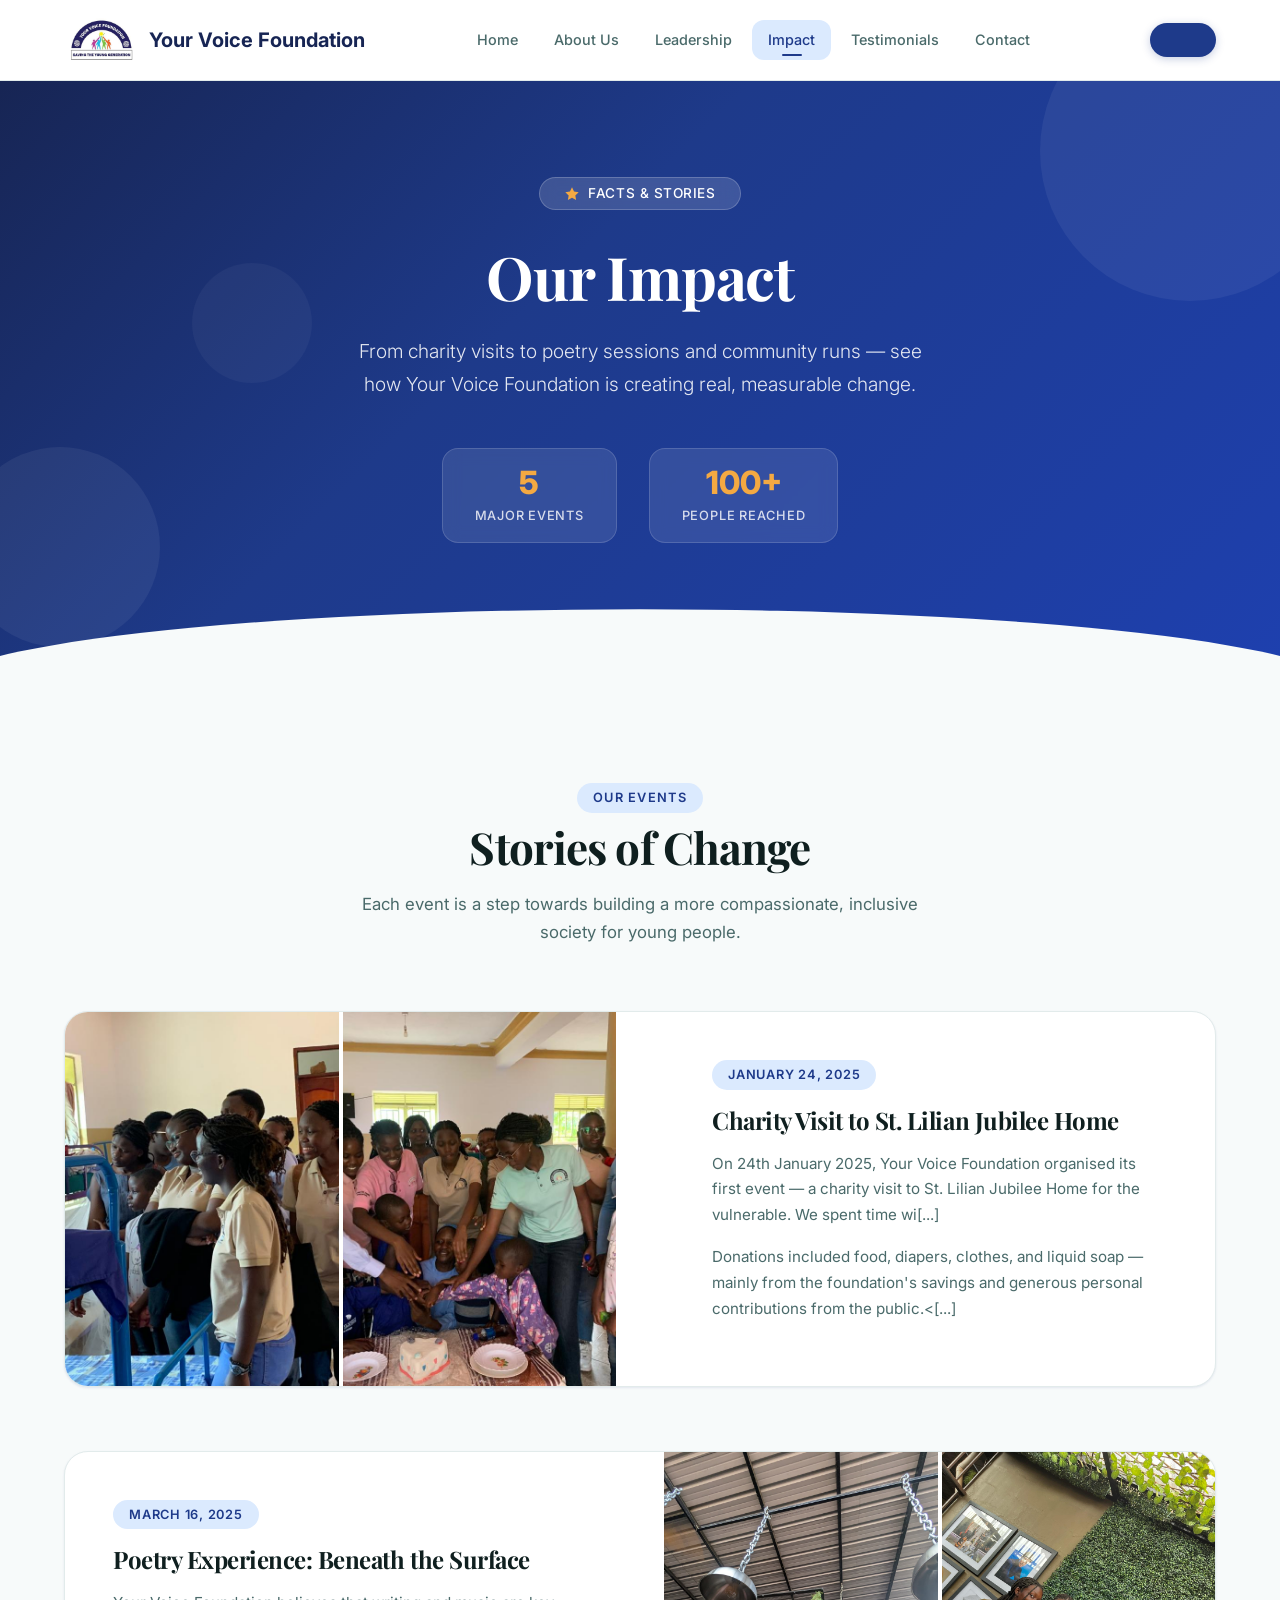
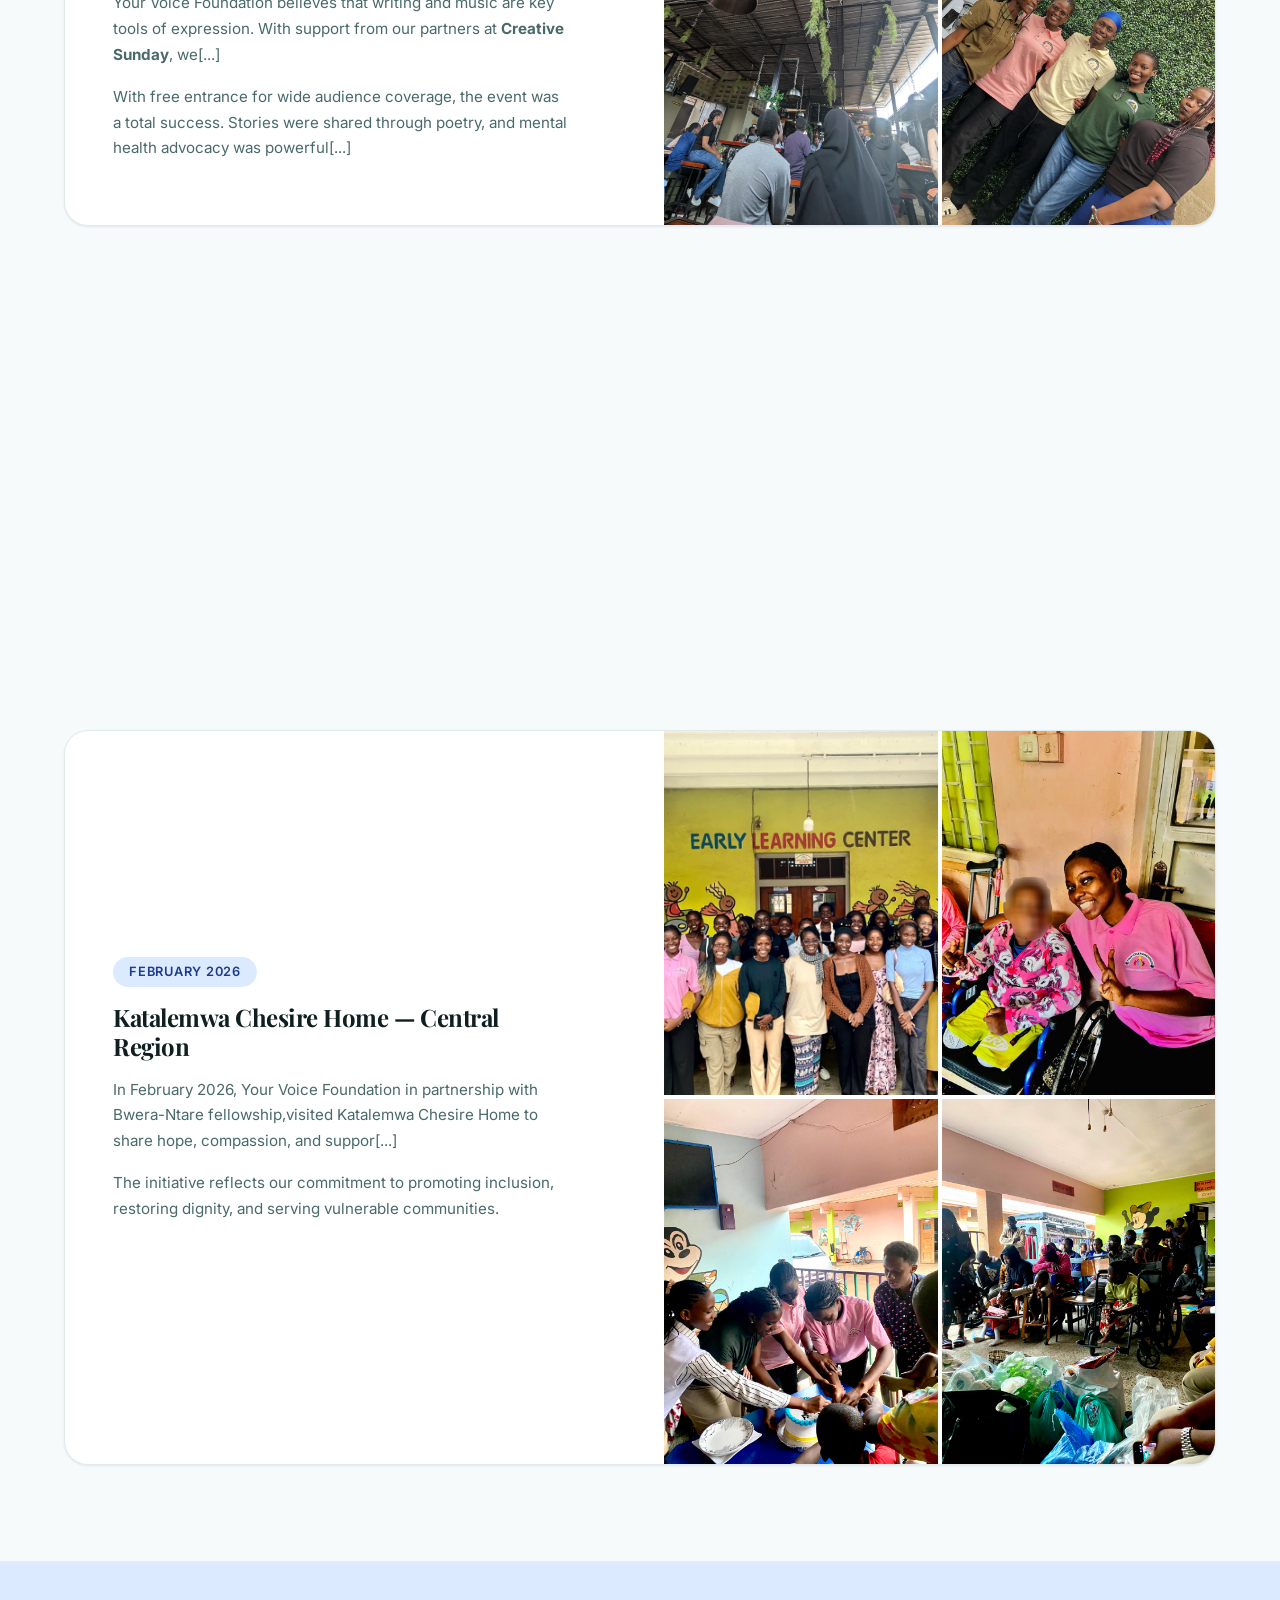
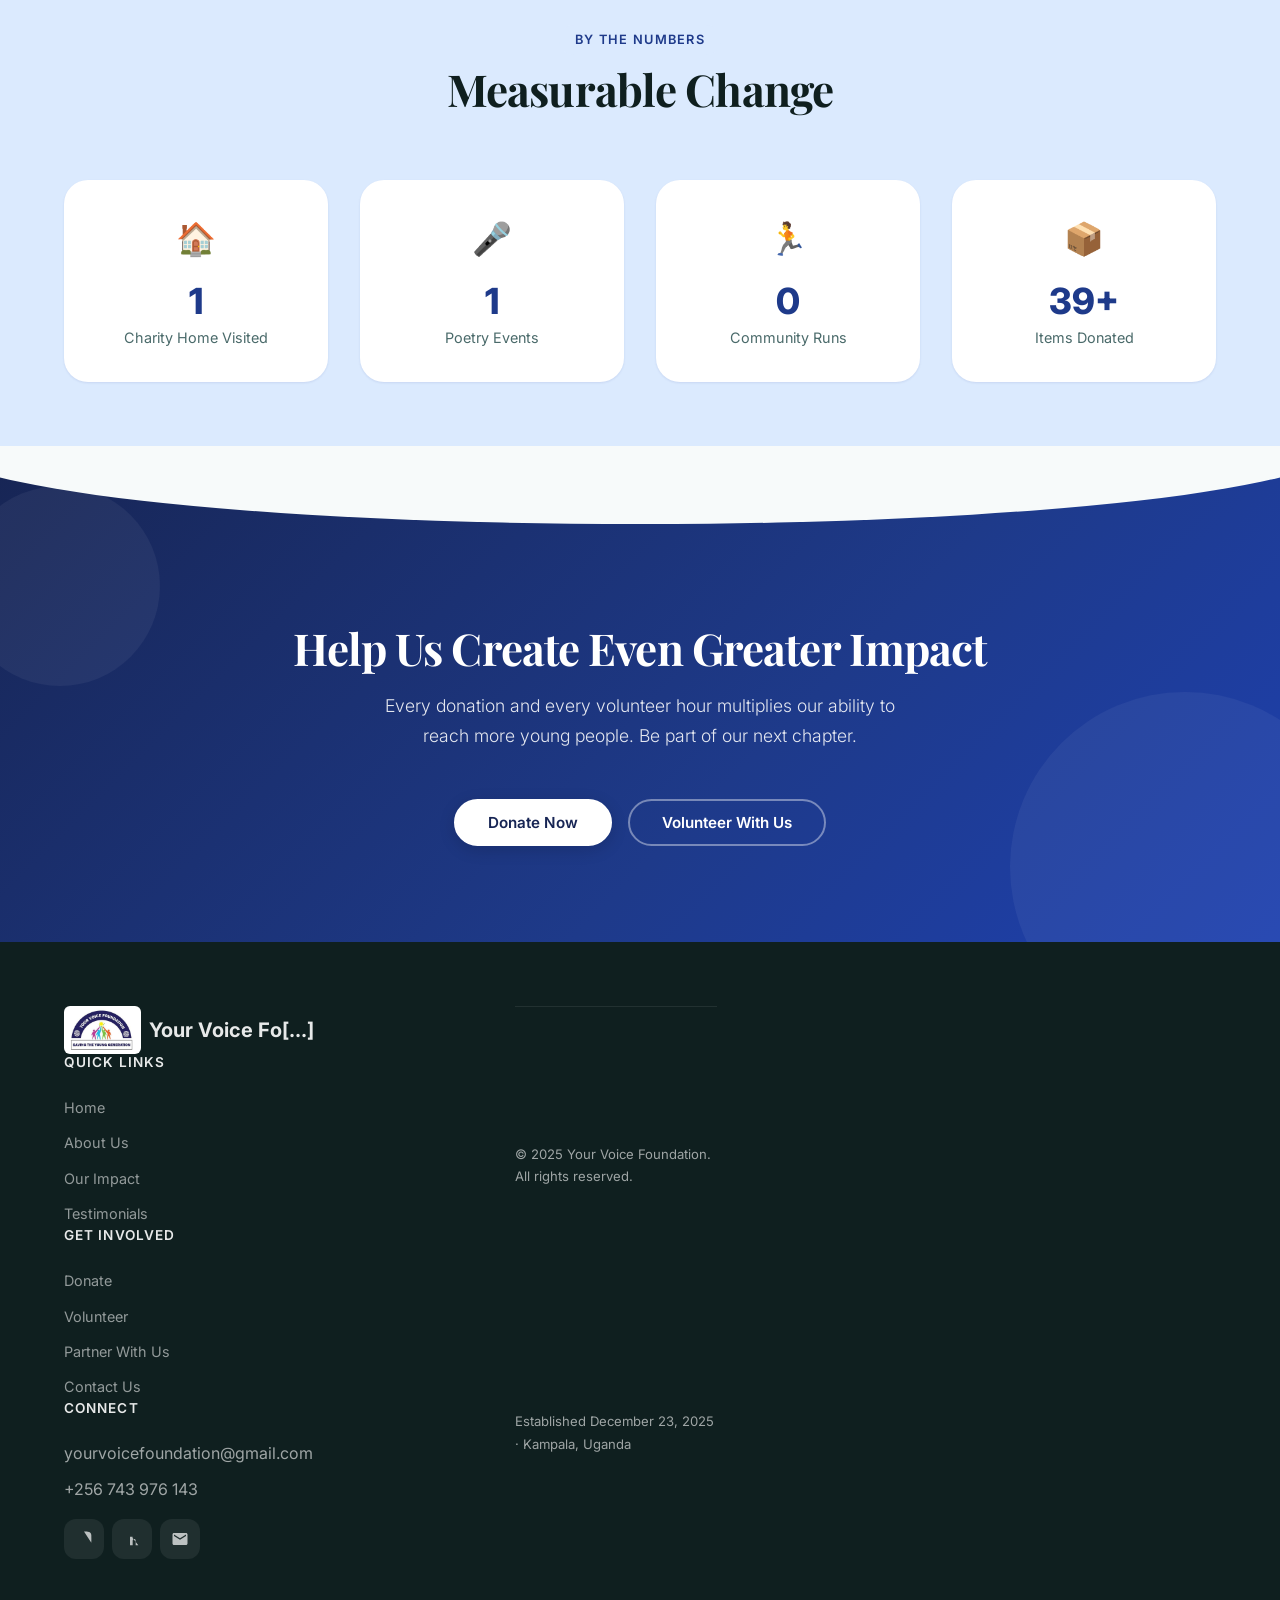
<file: IMPACT.html>
<!DOCTYPE html>
<html lang="en">
<head>
  <meta charset="UTF-8">
  <meta name="viewport" content="width=device-width, initial-scale=1.0">
  <meta name="description" content="Explore the impact of Your Voice Foundation — from charity visits and poetry events to community outreach programmes across Uganda.">
  <title>Our Impact — Your Voice Foundation</title>
  <link rel="icon" href="YVFlogo.jpg" type="image/jpeg">
  <link rel="stylesheet" href="global.css">
  <link rel="stylesheet" href="impact.css">
</head>
<body>
  <a href="#main-content" class="sr-only">Skip to main content</a>

  <header class="site-header" id="site-header">
    <div class="container">
      <a href="index.html" class="site-logo"><img src="YVFlogo.jpg" alt="Your Voice Foundation logo" width="48" height="48"><span>Your Voice Foundation</span></a>
      <nav class="main-nav" id="main-nav" aria-label="Primary navigation">
        <a href="index.html">Home</a>
        <a href="about_us.html">About Us</a>
        <a href="voicesofhope.html">Leadership</a>
        <a href="IMPACT.html" class="active" aria-current="page">Impact</a>
        <a href="testimonials.html">Testimonials</a>
        <a href="reachout.html">Contact</a>
      </nav>
      <div class="nav-cta"><a href="donate.html"><svg viewBox="0 0 24 24" fill="none" stroke="currentColor" stroke-width="2" stroke-linecap="round" stroke-linejoin="round" width="18" height="18"><[...]"></svg></a>
      <button class="menu-toggle" id="menu-toggle" aria-label="Toggle navigation menu" aria-expanded="false" aria-controls="main-nav"><span></span><span></span><span></span></button>
    </div>
  </header>

  <main id="main-content">

    <!-- HERO -->
    <section class="hero" aria-labelledby="impact-hero-title">
      <div class="hero-decor hero-decor--1" aria-hidden="true"></div>
      <div class="hero-decor hero-decor--2" aria-hidden="true"></div>
      <div class="hero-decor hero-decor--3" aria-hidden="true"></div>
      <div class="container">
        <div class="hero__tag">
          <svg viewBox="0 0 24 24"><path d="M12 2L15.09 8.26L22 9.27L17 14.14L18.18 21.02L12 17.77L5.82 21.02L7 14.14L2 9.27L8.91 8.26L12 2Z"/></svg>
          Facts &amp; Stories
        </div>
        <h1 class="hero__title" id="impact-hero-title">Our Impact</h1>
        <p class="hero__subtitle">From charity visits to poetry sessions and community runs — see how Your Voice Foundation is creating real, measurable change.</p>
        <div class="hero-stats">
          <div class="hero-stat">
            <span class="hero-stat__value">5</span>
            <span class="hero-stat__label">Major Events</span>
          </div>
          <div class="hero-stat">
            <span class="hero-stat__value">100+</span>
            <span class="hero-stat__label">People Reached</span>
          </div>
          
        </div>
      </div>
    </section>

    <!-- IMPACT EVENTS -->
    <section class="impact-cards-section" aria-labelledby="events-title">
      <div class="container">
        <div class="section-header">
          <span class="section-label">Our Events</span>
          <h2 class="section-title" id="events-title">Stories of Change</h2>
          <p class="section-desc">Each event is a step towards building a more compassionate, inclusive society for young people.</p>
        </div>

        <div class="impact-cards-grid">

          <!-- EVENT 1: Charity Visit -->
          <article class="impact-card animate-on-scroll" id="event-charity">
            <div class="impact-card__media">
              <div class="impact-card__gallery">
                <img src="children1.jpg" alt="Children at St. Lilian Jubilee Home during YVF visit" loading="lazy">
                <img src="children2.jpg" alt="Volunteers playing with children at the home" loading="lazy">
              </div>
            </div>
            <div class="impact-card__body">
              <span class="impact-card__date">January 24, 2025</span>
              <h3 class="impact-card__title">Charity Visit to St. Lilian Jubilee Home</h3>
              <p class="impact-card__text">On 24th January 2025, Your Voice Foundation organised its first event — a charity visit to St. Lilian Jubilee Home for the vulnerable. We spent time wi[...]
              <p class="impact-card__text">Donations included food, diapers, clothes, and liquid soap — mainly from the foundation's savings and generous personal contributions from the public.<[...]
            </div>
          </article>

          <!-- EVENT 2: Poetry Session -->
          <article class="impact-card animate-on-scroll" id="event-poetry">
            <div class="impact-card__media">
              <div class="impact-card__gallery">
                <img src="donel1.jpg" alt="Poetry session at Donel's Bistro in Ntinda" loading="lazy">
                <img src="group2.jpg" alt="Attendees at the Beneath the Surface poetry event" loading="lazy">
              </div>
            </div>
            <div class="impact-card__body">
              <span class="impact-card__date">March 16, 2025</span>
              <h3 class="impact-card__title">Poetry Experience: Beneath the Surface</h3>
              <p class="impact-card__text">Your Voice Foundation believes that writing and music are key tools of expression. With support from our partners at <strong>Creative Sunday</strong>, we[...]
              <p class="impact-card__text">With free entrance for wide audience coverage, the event was a total success. Stories were shared through poetry, and mental health advocacy was powerful[...]
            </div>
          </article>

          <!-- EVENT 3: Menstrual Run -->
          <article class="impact-card animate-on-scroll" id="event-run">
            <div class="impact-card__media">
              <div class="impact-card__gallery">
                <img src="run2.JPG" alt="Participants in the menstrual health run" loading="lazy">
                <img src="run1.JPG" alt="YVF team at the Iganga menstrual run event" loading="lazy">
              </div>
            </div>
            <div class="impact-card__body">
              <span class="impact-card__date">June 2025</span>
              <h3 class="impact-card__title">Menstrual Health Run — Busoga Region</h3>
              <p class="impact-card__text">In June 2025, Your Voice Foundation partnered with Iganga Secondary School in organising a menstrual run to support teenage girls in the Busoga Region w[...]
              <p class="impact-card__text">The run raised awareness about menstrual health and helped distribute essential supplies to ensure no girl misses school due to her period.</p>
            </div>
          </article>

          <!-- EVENT 4: katalemwa visit -->
          <article class="impact-card animate-on-scroll" id="event-run">
            <div class="impact-card__media">
              <div class="impact-card__gallery">
                <img src="group.jpg" alt="Participants in the chesire visit" loading="lazy">
                <img src="katalemwa child.jpg" alt="CEO interaction with the children" loading="lazy">
                <img src="cake.jpg" alt="YVF team cake cutting" loading="lazy">
                <img src="items.jpg" alt="donated items by YVF" loading="lazy">
              </div>
            </div>
            <div class="impact-card__body">
              <span class="impact-card__date">February 2026</span>
              <h3 class="impact-card__title">Katalemwa Chesire Home — Central Region</h3>
              <p class="impact-card__text">In February 2026, Your Voice Foundation in partnership  with Bwera-Ntare fellowship,visited Katalemwa Chesire Home to share hope, compassion, and suppor[...]
              <p class="impact-card__text">The initiative reflects our commitment to promoting inclusion, restoring dignity, and serving vulnerable communities.</p>
            </div>
          </article>



        </div>
      </div>
    </section>

    <!-- IMPACT STATS -->
    <section class="impact-stats" aria-label="Impact statistics">
      <div class="container">
        <div class="section-header">
          <span class="section-label">By The Numbers</span>
          <h2 class="section-title">Measurable Change</h2>
        </div>
        <div class="impact-stats-grid">
          <div class="impact-stat animate-on-scroll">
            <div class="impact-stat__icon">🏠</div>
            <div class="impact-stat__value hero-stat__value">2</div>
            <div class="impact-stat__label">Charity Home Visited</div>
          </div>
          <div class="impact-stat animate-on-scroll">
            <div class="impact-stat__icon">🎤</div>
            <div class="impact-stat__value hero-stat__value">2</div>
            <div class="impact-stat__label">Poetry Events</div>
          </div>
          <div class="impact-stat animate-on-scroll">
            <div class="impact-stat__icon">🏃</div>
            <div class="impact-stat__value hero-stat__value">1</div>
            <div class="impact-stat__label">Community Runs</div>
          </div>
          <div class="impact-stat animate-on-scroll">
            <div class="impact-stat__icon">📦</div>
            <div class="impact-stat__value hero-stat__value">50+</div>
            <div class="impact-stat__label">Items Donated</div>
          </div>
        </div>
      </div>
    </section>

    <!-- CTA -->
    <section class="cta-section" aria-labelledby="cta-title">
      <div class="cta-decor cta-decor--1" aria-hidden="true"></div>
      <div class="cta-decor cta-decor--2" aria-hidden="true"></div>
      <div class="container">
        <h2 class="cta__title" id="cta-title">Help Us Create Even Greater Impact</h2>
        <p class="cta__desc">Every donation and every volunteer hour multiplies our ability to reach more young people. Be part of our next chapter.</p>
        <div class="cta-buttons">
          <a href="donate.html" class="btn btn--white">Donate Now</a>
          <a href="reachout.html" class="btn btn--outline">Volunteer With Us</a>
        </div>
      </div>
    </section>

  </main>

  <footer class="site-footer" role="contentinfo">
    <div class="container">
      <div class="footer-grid">
        <div class="footer-brand"><a href="index.html" class="site-logo" style="color:rgba(255,255,255,.9)"><img src="YVFlogo.jpg" alt="YVF logo" width="48" height="48"><span>Your Voice Fo[...]
        <div><h3 class="footer-heading">Quick Links</h3><ul class="footer-links"><li><a href="index.html">Home</a></li><li><a href="about_us.html">About Us</a></li><li><a href="IMPACT.html">Our Impact</a></li><li><a href="testimonials.html">Testimonials</a></li></ul></div>
        <div><h3 class="footer-heading">Get Involved</h3><ul class="footer-links"><li><a href="donate.html">Donate</a></li><li><a href="reachout.html">Volunteer</a></li><li><a href="reachout.html">Partner With Us</a></li><li><a href="reachout.html">Contact Us</a></li></ul></div>
        <div><h3 class="footer-heading">Connect</h3><ul class="footer-links"><li>yourvoicefoundation@gmail.com</li><li>+256 743 976 143</li></ul><div class="footer-social" style="margin-top: 1rem;"> <a href="#" aria-label="Instagram"><svg viewBox="0 0 24 24"><path d="M12 2.163c3.204 0 3.584.012 4.85.07 3.252.148 4.771 1.691 4.919 4.919.058 1.265.069 1.645.069 4.849 0 3.205-.012 3.584-.069 4.849-.149 3.225-1.664 [...]"></svg></a> <a href="#" aria-label="LinkedIn"><svg viewBox="0 0 24 24"><path d="M20.447 20.452h-3.554v-5.569c0-1.328-.027-3.037-1.852-3.037-1.853 0-2.136 1.445-2.136 2.939v5.667H9.351V9h3.414v1.561h.046c.477-.9 1.637-1.85 3.37-[...]"></svg></a> <a href="mailto:yourvoicefoundation@gmail.com" aria-label="Email"><svg viewBox="0 0 24 24"><path d="M20 4H4c-1.1 0-1.99.9-1.99 2L2 18c0 1.1.9 2 2 2h16c1.1 0 2-.9 2-2V6c0-1.1-.9-2-2-2zm0 4l-8 5-8-5V6l8 5 8-5v2z"></svg></a></div></div>
      </div>
      <div class="footer-bottom"><span>&copy; 2025 Your Voice Foundation. All rights reserved.</span><span>Established December 23, 2025 &middot; Kampala, Uganda</span></div>
    </div>
  </footer>

  <script src="main.js"></script>
</body>
</html>
</file>
<file: global.css>
/* ============================================================
   YOUR VOICE FOUNDATION — Global Design System
   Shared tokens, reset, navbar, footer, buttons, utilities
   ============================================================ */

/* ---------- Google Fonts ---------- */
@import url('https://fonts.googleapis.com/css2?family=Inter:wght@300;400;500;600;700;800&family=Playfair+Display:ital,wght@0,500;0,700;1,500&display=swap');

/* ---------- CSS Custom Properties (Design Tokens) ---------- */
:root {
  /* Primary Palette */
  --color-primary:        #1e3a8a;
  --color-primary-dark:   #172554;
  --color-primary-light:  #1e40af;
  --color-primary-subtle: #dbeafe;

  /* Accent */
  --color-accent:         #f4a942;
  --color-accent-dark:    #d4912e;

  /* Neutrals */
  --color-white:          #ffffff;
  --color-off-white:      #f7fafa;
  --color-gray-50:        #f0f5f5;
  --color-gray-100:       #e2ebeb;
  --color-gray-200:       #c5d6d6;
  --color-gray-400:       #7a9e9e;
  --color-gray-600:       #4a6a6a;
  --color-gray-800:       #1e3434;
  --color-gray-900:       #0f1f1f;

  /* Semantic */
  --color-success:        #2a9d5c;
  --color-bg:             var(--color-off-white);
  --color-surface:        var(--color-white);
  --color-text:           var(--color-gray-900);
  --color-text-muted:     var(--color-gray-600);
  --color-text-light:     var(--color-gray-400);
  --color-border:         var(--color-gray-100);

  /* Typography */
  --font-sans:   'Inter', -apple-system, BlinkMacSystemFont, 'Segoe UI', sans-serif;
  --font-serif:  'Playfair Display', Georgia, 'Times New Roman', serif;

  /* Spacing Scale */
  --space-xs:   0.25rem;
  --space-sm:   0.5rem;
  --space-md:   1rem;
  --space-lg:   1.5rem;
  --space-xl:   2rem;
  --space-2xl:  3rem;
  --space-3xl:  4rem;
  --space-4xl:  6rem;

  /* Radius */
  --radius-sm:  0.375rem;
  --radius-md:  0.75rem;
  --radius-lg:  1rem;
  --radius-xl:  1.5rem;
  --radius-full: 50%;

  /* Shadows */
  --shadow-sm:  0 1px 3px rgba(30,58,138,0.06), 0 1px 2px rgba(30,58,138,0.04);
  --shadow-md:  0 4px 12px rgba(30,58,138,0.08), 0 2px 4px rgba(30,58,138,0.04);
  --shadow-lg:  0 10px 30px rgba(30,58,138,0.10), 0 4px 8px rgba(30,58,138,0.05);
  --shadow-xl:  0 20px 50px rgba(30,58,138,0.12), 0 8px 16px rgba(30,58,138,0.06);

  /* Transitions */
  --transition-fast:   150ms cubic-bezier(0.4, 0, 0.2, 1);
  --transition-base:   250ms cubic-bezier(0.4, 0, 0.2, 1);
  --transition-slow:   400ms cubic-bezier(0.4, 0, 0.2, 1);

  /* Layout */
  --container-max:  1200px;
  --navbar-height:  80px;
}

/* ---------- Reset & Base ---------- */
*,
*::before,
*::after {
  margin: 0;
  padding: 0;
  box-sizing: border-box;
}

html {
  font-size: 16px;
  scroll-behavior: smooth;
  -webkit-font-smoothing: antialiased;
  -moz-osx-font-smoothing: grayscale;
}

body {
  font-family: var(--font-sans);
  color: var(--color-text);
  background-color: var(--color-bg);
  line-height: 1.7;
  overflow-x: hidden;
}

img {
  max-width: 100%;
  height: auto;
  display: block;
}

a {
  color: var(--color-primary);
  text-decoration: none;
  transition: color var(--transition-fast);
}

a:hover {
  color: var(--color-primary-dark);
}

ul { list-style: none; }

h1, h2, h3, h4, h5, h6 {
  font-family: var(--font-serif);
  color: var(--color-gray-900);
  line-height: 1.2;
  letter-spacing: -0.02em;
}

/* ---------- Utility: Container ---------- */
.container {
  width: 100%;
  max-width: var(--container-max);
  margin-inline: auto;
  padding-inline: var(--space-lg);
}

/* ---------- Utility: SR-only ---------- */
.sr-only {
  position: absolute;
  width: 1px; height: 1px;
  padding: 0; margin: -1px;
  overflow: hidden;
  clip: rect(0,0,0,0);
  border: 0;
}

/* ---------- Section Header (reusable) ---------- */
.section-header {
  text-align: center;
  margin-bottom: var(--space-3xl);
}

.section-label {
  display: inline-block;
  font-size: 0.8rem;
  font-weight: 600;
  text-transform: uppercase;
  letter-spacing: 0.1em;
  color: var(--color-primary);
  margin-bottom: var(--space-sm);
  padding: var(--space-xs) var(--space-md);
  background: var(--color-primary-subtle);
  border-radius: 100px;
  font-family: var(--font-sans);
}

.section-title {
  font-family: var(--font-serif);
  font-size: clamp(1.75rem, 4vw, 2.75rem);
  font-weight: 700;
  color: var(--color-gray-900);
  margin-bottom: var(--space-md);
}

.section-desc {
  font-size: 1.05rem;
  color: var(--color-text-muted);
  max-width: 580px;
  margin-inline: auto;
  line-height: 1.7;
}

/* ============================================================
   NAVBAR
   ============================================================ */
.site-header {
  position: sticky;
  top: 0;
  z-index: 1000;
  background: rgba(255,255,255,0.92);
  backdrop-filter: blur(16px);
  -webkit-backdrop-filter: blur(16px);
  border-bottom: 1px solid var(--color-border);
  transition: box-shadow var(--transition-base);
}

.site-header.scrolled {
  box-shadow: var(--shadow-md);
}

.site-header .container {
  display: flex;
  align-items: center;
  justify-content: space-between;
  height: var(--navbar-height);
}

.site-logo {
  display: flex;
  align-items: center;
  gap: var(--space-sm);
  font-weight: 700;
  font-size: 1.25rem;
  color: var(--color-primary-dark);
  font-family: var(--font-sans);
}

.site-logo img {
  height: 48px;
  width: auto;
  border-radius: var(--radius-sm);
}

.main-nav {
  display: flex;
  align-items: center;
  gap: var(--space-xs);
}

.main-nav a {
  padding: var(--space-sm) var(--space-md);
  font-size: 0.9rem;
  font-weight: 500;
  color: var(--color-gray-600);
  border-radius: var(--radius-md);
  transition: all var(--transition-fast);
  position: relative;
  font-family: var(--font-sans);
}

.main-nav a:hover,
.main-nav a.active {
  color: var(--color-primary);
  background: var(--color-primary-subtle);
}

.main-nav a.active::after {
  content: '';
  position: absolute;
  bottom: 4px;
  left: 50%;
  transform: translateX(-50%);
  width: 20px;
  height: 2.5px;
  border-radius: 2px;
  background: var(--color-primary);
}

.nav-cta {
  margin-left: var(--space-sm);
}

.nav-cta a {
  display: inline-flex;
  align-items: center;
  gap: var(--space-xs);
  padding: var(--space-sm) var(--space-lg);
  background: var(--color-primary);
  color: var(--color-white) !important;
  font-weight: 600;
  font-size: 0.9rem;
  border-radius: 100px;
  transition: all var(--transition-base);
  box-shadow: 0 2px 8px rgba(30,58,138,0.25);
  font-family: var(--font-sans);
}

.nav-cta a:hover {
  background: var(--color-primary-dark);
  transform: translateY(-1px);
  box-shadow: 0 4px 16px rgba(30,58,138,0.3);
}

/* Hamburger */
.menu-toggle {
  display: none;
  background: none;
  border: none;
  cursor: pointer;
  padding: var(--space-sm);
  border-radius: var(--radius-md);
  transition: background var(--transition-fast);
}

.menu-toggle:hover { background: var(--color-gray-50); }

.menu-toggle span {
  display: block;
  width: 24px;
  height: 2.5px;
  background: var(--color-gray-800);
  border-radius: 2px;
  transition: all var(--transition-base);
}

.menu-toggle span + span { margin-top: 6px; }

.menu-toggle.open span:nth-child(1) { transform: rotate(45deg) translate(5px, 6px); }
.menu-toggle.open span:nth-child(2) { opacity: 0; }
.menu-toggle.open span:nth-child(3) { transform: rotate(-45deg) translate(5px, -6px); }

/* ============================================================
   HERO (reusable across pages)
   ============================================================ */
.hero {
  position: relative;
  padding: var(--space-4xl) 0 calc(var(--space-3xl) + 80px);
  background: linear-gradient(135deg, var(--color-primary-dark) 0%, var(--color-primary) 40%, var(--color-primary-light) 100%);
  color: var(--color-white);
  text-align: center;
  overflow: hidden;
}

.hero::after {
  content: '';
  position: absolute;
  bottom: -2px;
  left: 0;
  width: 100%;
  height: 80px;
  background: var(--color-bg);
  clip-path: ellipse(55% 100% at 50% 100%);
}

.hero-decor {
  position: absolute;
  border-radius: var(--radius-full);
  background: rgba(255,255,255,0.06);
  pointer-events: none;
}

.hero-decor--1 { width: 300px; height: 300px; top: -80px; right: -60px; animation: float-slow 8s ease-in-out infinite; }
.hero-decor--2 { width: 200px; height: 200px; bottom: 40px; left: -40px; animation: float-slow 10s ease-in-out infinite reverse; }
.hero-decor--3 { width: 120px; height: 120px; top: 30%; left: 15%; background: rgba(255,255,255,0.04); animation: float-slow 6s ease-in-out infinite 2s; }

@keyframes float-slow {
  0%, 100% { transform: translateY(0) rotate(0deg); }
  50%      { transform: translateY(-20px) rotate(3deg); }
}

.hero__tag {
  display: inline-flex;
  align-items: center;
  gap: var(--space-sm);
  padding: var(--space-xs) var(--space-lg);
  background: rgba(255,255,255,0.15);
  border: 1px solid rgba(255,255,255,0.2);
  border-radius: 100px;
  font-size: 0.85rem;
  font-weight: 500;
  letter-spacing: 0.04em;
  text-transform: uppercase;
  margin-bottom: var(--space-xl);
  backdrop-filter: blur(8px);
  font-family: var(--font-sans);
}

.hero__tag svg { width: 16px; height: 16px; fill: var(--color-accent); }

.hero__title {
  font-family: var(--font-serif);
  font-size: clamp(2.25rem, 5vw, 3.75rem);
  font-weight: 700;
  line-height: 1.15;
  margin-bottom: var(--space-lg);
  letter-spacing: -0.02em;
  color: var(--color-white);
}

.hero__subtitle {
  font-size: clamp(1rem, 2vw, 1.2rem);
  font-weight: 300;
  max-width: 580px;
  margin-inline: auto;
  opacity: 0.88;
  line-height: 1.7;
}

/* Hero stats */
.hero-stats {
  display: flex;
  justify-content: center;
  gap: var(--space-xl);
  margin-top: var(--space-2xl);
  flex-wrap: wrap;
}

.hero-stat {
  display: flex;
  flex-direction: column;
  align-items: center;
  padding: var(--space-md) var(--space-xl);
  background: rgba(255,255,255,0.1);
  border: 1px solid rgba(255,255,255,0.15);
  border-radius: var(--radius-lg);
  backdrop-filter: blur(8px);
  min-width: 140px;
}

.hero-stat__value {
  font-size: 2rem;
  font-weight: 800;
  line-height: 1.1;
  color: var(--color-accent);
  font-family: var(--font-sans);
}

.hero-stat__label {
  font-size: 0.8rem;
  font-weight: 500;
  text-transform: uppercase;
  letter-spacing: 0.06em;
  opacity: 0.8;
  margin-top: var(--space-xs);
  font-family: var(--font-sans);
}

/* ============================================================
   BUTTONS
   ============================================================ */
.btn {
  display: inline-flex;
  align-items: center;
  justify-content: center;
  gap: var(--space-sm);
  padding: 0.875rem 2rem;
  font-family: var(--font-sans);
  font-size: 0.95rem;
  font-weight: 600;
  border-radius: 100px;
  border: 2px solid transparent;
  cursor: pointer;
  transition: all var(--transition-base);
  text-decoration: none;
  line-height: 1;
}

.btn svg { width: 18px; height: 18px; }

.btn--primary {
  background: var(--color-primary);
  color: var(--color-white);
  border-color: var(--color-primary);
  box-shadow: 0 4px 16px rgba(30,58,138,0.25);
}

.btn--primary:hover {
  background: var(--color-primary-dark);
  border-color: var(--color-primary-dark);
  color: var(--color-white);
  transform: translateY(-2px);
  box-shadow: 0 6px 24px rgba(30,58,138,0.3);
}

.btn--white {
  background: var(--color-white);
  color: var(--color-primary-dark);
  border-color: var(--color-white);
  box-shadow: 0 4px 16px rgba(0,0,0,0.15);
}

.btn--white:hover {
  background: var(--color-accent);
  border-color: var(--color-accent);
  color: var(--color-white);
  transform: translateY(-2px);
  box-shadow: 0 6px 24px rgba(0,0,0,0.2);
}

.btn--outline {
  background: transparent;
  color: var(--color-white);
  border-color: rgba(255,255,255,0.4);
}

.btn--outline:hover {
  background: rgba(255,255,255,0.12);
  border-color: var(--color-white);
  color: var(--color-white);
  transform: translateY(-2px);
}

.btn--outline-dark {
  background: transparent;
  color: var(--color-primary);
  border-color: var(--color-primary);
}

.btn--outline-dark:hover {
  background: var(--color-primary);
  color: var(--color-white);
  transform: translateY(-2px);
}

/* ============================================================
   CTA SECTION (reusable)
   ============================================================ */
.cta-section {
  position: relative;
  padding: calc(var(--space-4xl) + 80px) 0 var(--space-4xl);
  background: linear-gradient(135deg, var(--color-primary-dark), var(--color-primary) 60%, var(--color-primary-light));
  color: var(--color-white);
  text-align: center;
  overflow: hidden;
}

.cta-section::before {
  content: '';
  position: absolute;
  top: -2px;
  left: 0;
  width: 100%;
  height: 80px;
  background: var(--color-bg);
  clip-path: ellipse(55% 100% at 50% 0%);
}

.cta-decor {
  position: absolute;
  border-radius: var(--radius-full);
  background: rgba(255,255,255,0.05);
  pointer-events: none;
}

.cta-decor--1 { width: 350px; height: 350px; bottom: -100px; right: -80px; }
.cta-decor--2 { width: 200px; height: 200px; top: 40px; left: -40px; }

.cta__title {
  font-family: var(--font-serif);
  font-size: clamp(1.75rem, 4vw, 2.75rem);
  font-weight: 700;
  margin-bottom: var(--space-md);
  position: relative;
  color: var(--color-white);
}

.cta__desc {
  font-size: 1.1rem;
  font-weight: 300;
  max-width: 560px;
  margin-inline: auto;
  margin-bottom: var(--space-2xl);
  opacity: 0.88;
  line-height: 1.7;
  position: relative;
}

.cta-buttons {
  display: flex;
  justify-content: center;
  gap: var(--space-md);
  flex-wrap: wrap;
  position: relative;
}

/* ============================================================
   FOOTER
   ============================================================ */
.site-footer {
  background: var(--color-gray-900);
  color: rgba(255,255,255,0.6);
  padding: var(--space-3xl) 0 var(--space-xl);
}

.footer-grid {
  display: grid;
  grid-template-columns: 2fr 1fr 1fr 1fr;
  gap: var(--space-2xl);
  margin-bottom: var(--space-2xl);
}

.footer-brand p {
  margin-top: var(--space-md);
  font-size: 0.9rem;
  line-height: 1.7;
  max-width: 300px;
}

.footer-heading {
  font-size: 0.85rem;
  font-weight: 600;
  text-transform: uppercase;
  letter-spacing: 0.08em;
  color: rgba(255,255,255,0.9);
  margin-bottom: var(--space-lg);
  font-family: var(--font-sans);
}

.footer-links li + li { margin-top: var(--space-sm); }

.footer-links a {
  font-size: 0.9rem;
  color: rgba(255,255,255,0.55);
  transition: color var(--transition-fast);
}

.footer-links a:hover { color: var(--color-accent); }

.footer-social {
  display: flex;
  gap: var(--space-sm);
}

.footer-social a {
  display: flex;
  align-items: center;
  justify-content: center;
  width: 40px; height: 40px;
  background: rgba(255,255,255,0.07);
  border-radius: var(--radius-md);
  transition: all var(--transition-base);
}

.footer-social a:hover {
  background: var(--color-primary);
  transform: translateY(-2px);
}

.footer-social svg {
  width: 18px; height: 18px;
  fill: rgba(255,255,255,0.7);
}

.footer-social a:hover svg { fill: var(--color-white); }

.footer-bottom {
  border-top: 1px solid rgba(255,255,255,0.08);
  padding-top: var(--space-xl);
  display: flex;
  justify-content: space-between;
  align-items: center;
  font-size: 0.82rem;
  flex-wrap: wrap;
  gap: var(--space-md);
}

.footer-bottom a { color: rgba(255,255,255,0.5); }
.footer-bottom a:hover { color: var(--color-accent); }

/* ============================================================
   SCROLL ANIMATIONS
   ============================================================ */
@keyframes fadeInUp {
  from { opacity: 0; transform: translateY(30px); }
  to   { opacity: 1; transform: translateY(0); }
}

.animate-on-scroll {
  opacity: 0;
  transform: translateY(30px);
  transition: opacity 0.6s ease-out, transform 0.6s ease-out;
}

.animate-on-scroll.visible {
  opacity: 1;
  transform: translateY(0);
}

/* ============================================================
   CARDS (reusable)
   ============================================================ */
.card {
  background: var(--color-surface);
  border-radius: var(--radius-xl);
  padding: var(--space-xl);
  border: 1px solid var(--color-border);
  box-shadow: var(--shadow-sm);
  transition: all var(--transition-slow);
}

.card:hover {
  transform: translateY(-6px);
  box-shadow: var(--shadow-lg);
  border-color: var(--color-primary-subtle);
}

/* ============================================================
   RESPONSIVE
   ============================================================ */
@media (max-width: 1024px) {
  .footer-grid { grid-template-columns: 1fr 1fr; }
}

@media (max-width: 768px) {
  :root { --navbar-height: 64px; }

  .main-nav {
    position: fixed;
    top: var(--navbar-height);
    left: 0; right: 0; bottom: 0;
    flex-direction: column;
    background: var(--color-white);
    padding: var(--space-xl);
    gap: var(--space-xs);
    transform: translateX(100%);
    transition: transform var(--transition-slow);
    z-index: 999;
  }

  .main-nav.open { transform: translateX(0); }

  .main-nav a {
    font-size: 1.05rem;
    padding: var(--space-md);
    width: 100%;
    text-align: center;
  }

  .nav-cta { margin-left: 0; margin-top: var(--space-md); width: 100%; }
  .nav-cta a { justify-content: center; width: 100%; }

  .menu-toggle { display: flex; flex-direction: column; gap: 0; }

  .hero { padding: var(--space-3xl) 0 calc(var(--space-2xl) + 80px); }

  .hero-stats { gap: var(--space-md); }
  .hero-stat { min-width: 110px; padding: var(--space-sm) var(--space-md); }
  .hero-stat__value { font-size: 1.5rem; }

  .footer-grid { grid-template-columns: 1fr; gap: var(--space-xl); }
  .footer-bottom { flex-direction: column; text-align: center; }
}

@media (max-width: 480px) {
  .hero__tag { font-size: 0.75rem; }
  .cta-buttons { flex-direction: column; align-items: center; }
  .btn { width: 100%; max-width: 300px; justify-content: center; }
}

@media print {
  .site-header, .menu-toggle, .cta-section { display: none; }
}
</file>
<file: impact.css>
/* ============================================================
   IMPACT PAGE — css/impact.css
   ============================================================ */

/* ---------- Impact Timeline ---------- */
.impact-section {
  padding: var(--space-4xl) 0;
}

.timeline {
  position: relative;
  max-width: 900px;
  margin-inline: auto;
}

.timeline::before {
  content: '';
  position: absolute;
  top: 0; bottom: 0;
  left: 50%;
  width: 3px;
  background: linear-gradient(to bottom, var(--color-primary-light), var(--color-primary), var(--color-primary-dark));
  border-radius: 3px;
  transform: translateX(-50%);
}

.timeline-item {
  display: grid;
  grid-template-columns: 1fr 60px 1fr;
  gap: 0;
  margin-bottom: var(--space-3xl);
  align-items: start;
}

.timeline-item:nth-child(odd) .timeline-content { grid-column: 1; text-align: right; }
.timeline-item:nth-child(odd) .timeline-dot      { grid-column: 2; }
.timeline-item:nth-child(odd) .timeline-media     { grid-column: 3; }

.timeline-item:nth-child(even) .timeline-media    { grid-column: 1; }
.timeline-item:nth-child(even) .timeline-dot      { grid-column: 2; }
.timeline-item:nth-child(even) .timeline-content   { grid-column: 3; text-align: left; }

.timeline-dot {
  width: 48px; height: 48px;
  display: flex;
  align-items: center;
  justify-content: center;
  background: var(--color-primary);
  border: 4px solid var(--color-primary-subtle);
  border-radius: var(--radius-full);
  justify-self: center;
  z-index: 2;
  font-size: 1.2rem;
}

.timeline-content {
  padding: 0 var(--space-xl);
}

.timeline-date {
  display: inline-block;
  font-size: 0.8rem;
  font-weight: 600;
  text-transform: uppercase;
  letter-spacing: 0.06em;
  color: var(--color-primary);
  background: var(--color-primary-subtle);
  padding: var(--space-xs) var(--space-md);
  border-radius: 100px;
  margin-bottom: var(--space-md);
}

.timeline-title {
  font-family: var(--font-serif);
  font-size: 1.35rem;
  font-weight: 700;
  color: var(--color-gray-900);
  margin-bottom: var(--space-md);
}

.timeline-text {
  font-size: 0.95rem;
  color: var(--color-text-muted);
  line-height: 1.7;
}

.timeline-media {
  padding: 0 var(--space-xl);
}

.timeline-media img,
.timeline-media video {
  border-radius: var(--radius-lg);
  box-shadow: var(--shadow-md);
  width: 100%;
  transition: transform var(--transition-slow), box-shadow var(--transition-slow);
}

.timeline-media img:hover,
.timeline-media video:hover {
  transform: scale(1.02);
  box-shadow: var(--shadow-xl);
}

/* ---------- Impact Cards (alternate layout) ---------- */
.impact-cards-section {
  padding: var(--space-4xl) 0;
}

.impact-cards-grid {
  display: grid;
  grid-template-columns: 1fr;
  gap: var(--space-3xl);
}

.impact-card {
  display: grid;
  grid-template-columns: 1fr 1fr;
  gap: var(--space-2xl);
  align-items: center;
  background: var(--color-surface);
  border-radius: var(--radius-xl);
  overflow: hidden;
  border: 1px solid var(--color-border);
  box-shadow: var(--shadow-sm);
  transition: all var(--transition-slow);
}

.impact-card:hover {
  box-shadow: var(--shadow-lg);
  transform: translateY(-4px);
}

.impact-card:nth-child(even) {
  direction: rtl;
}

.impact-card:nth-child(even) > * {
  direction: ltr;
}

.impact-card__media {
  height: 100%;
  min-height: 320px;
  overflow: hidden;
}

.impact-card__media img {
  width: 100%;
  height: 100%;
  object-fit: cover;
  transition: transform var(--transition-slow);
}

.impact-card:hover .impact-card__media img {
  transform: scale(1.03);
}

.impact-card__gallery {
  display: grid;
  grid-template-columns: 1fr 1fr;
  gap: 4px;
  height: 100%;
}

.impact-card__gallery img {
  width: 100%;
  height: 100%;
  object-fit: cover;
}

.impact-card__body {
  padding: var(--space-2xl);
}

.impact-card__date {
  display: inline-block;
  font-size: 0.8rem;
  font-weight: 600;
  text-transform: uppercase;
  letter-spacing: 0.06em;
  color: var(--color-primary);
  background: var(--color-primary-subtle);
  padding: var(--space-xs) var(--space-md);
  border-radius: 100px;
  margin-bottom: var(--space-md);
}

.impact-card__title {
  font-family: var(--font-serif);
  font-size: 1.5rem;
  font-weight: 700;
  color: var(--color-gray-900);
  margin-bottom: var(--space-md);
}

.impact-card__text {
  font-size: 0.95rem;
  color: var(--color-text-muted);
  line-height: 1.7;
  margin-bottom: var(--space-md);
}

.impact-card__text + .impact-card__text {
  margin-top: 0;
}

/* ---------- Stats Highlight ---------- */
.impact-stats {
  padding: var(--space-3xl) 0;
  background: var(--color-primary-subtle);
}

.impact-stats-grid {
  display: grid;
  grid-template-columns: repeat(4, 1fr);
  gap: var(--space-xl);
  text-align: center;
}

.impact-stat {
  padding: var(--space-xl);
  background: var(--color-surface);
  border-radius: var(--radius-xl);
  box-shadow: var(--shadow-sm);
}

.impact-stat__icon {
  font-size: 2rem;
  margin-bottom: var(--space-md);
}

.impact-stat__value {
  font-size: 2.25rem;
  font-weight: 800;
  color: var(--color-primary);
  font-family: var(--font-sans);
}

.impact-stat__label {
  font-size: 0.9rem;
  color: var(--color-text-muted);
  margin-top: var(--space-xs);
}

/* ---------- Responsive ---------- */
@media (max-width: 768px) {
  .timeline::before { left: 24px; }

  .timeline-item {
    grid-template-columns: 48px 1fr;
    gap: var(--space-md);
  }

  .timeline-item .timeline-content,
  .timeline-item .timeline-media {
    grid-column: 2 !important;
    text-align: left !important;
    padding: 0;
  }

  .timeline-item .timeline-dot { grid-column: 1 !important; grid-row: 1; }
  .timeline-item .timeline-media { grid-row: 2; margin-top: var(--space-md); }

  .impact-card {
    grid-template-columns: 1fr;
  }

  .impact-card:nth-child(even) { direction: ltr; }

  .impact-card__media { min-height: 220px; }

  .impact-stats-grid { grid-template-columns: 1fr 1fr; }
}
</file>
